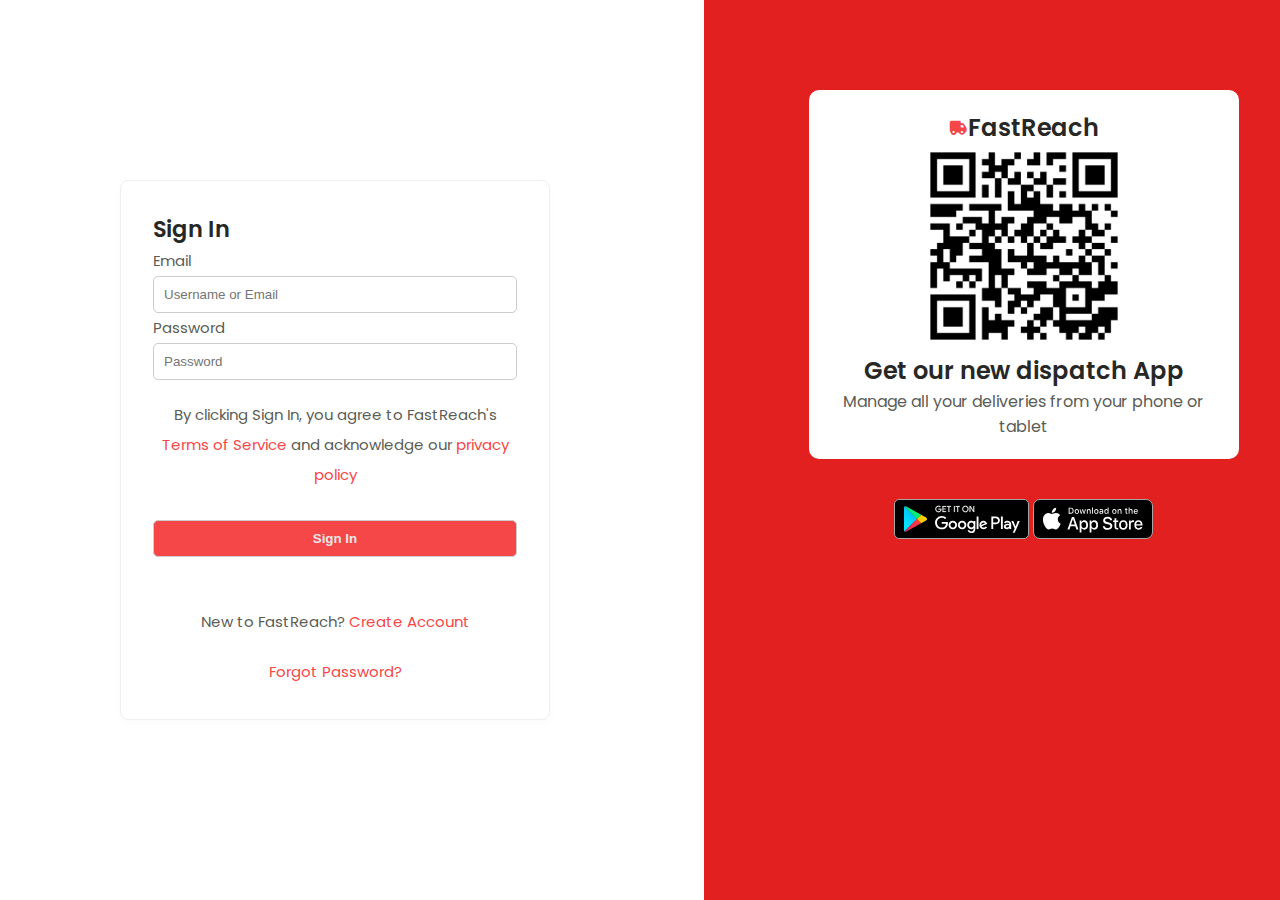
<file: delivery.app/login.html>
<!DOCTYPE html>
<html lang="en">

<head>
  <meta charset="UTF-8">
  <meta name="viewport" content="width=device-width, initial-scale=1.0">
  <!--=============== BOX-ICONS ===============-->
  <link rel="stylesheet" href="https://cdn.jsdelivr.net/npm/boxicons@latest/css/boxicons.min.css">

  <!--=============== WEB FAVICON ===============-->
  <link rel="icon" href="delivery-logo.png" type="image/x-icon">

  <!--=============== CUSTOM CSS ===============-->
  <link rel="stylesheet" href="assets/css/styles.css">

  <title>Sign In</title>
</head>

<body>
  <section class="login-page">
    <div class="login-wrapper">
      <form>
        <div class="login-form">
          <h2>Sign In</h2>
          <label for="Email or username">Email</label>
          <br>
          <input type="text" placeholder="Username or Email" required>
          <br>
          <label for="password">Password</label>
          <br>
          <input type="password" name="password" placeholder="Password" required>
          <br>
          <p>By clicking Sign In, you agree to FastReach's <a href="#">Terms of Service</a>
            and acknowledge our <a href="#">privacy policy</a></p>
          <br>
          <button>Sign In</button>
          <br><br>
          <div class="help">
            <p class="fastreach">New to FastReach? <a href="#" class="create-account"
                onclick="createNewAccount()">Create
                Account</a></p>
            <p> <a href="#" class="forgot-password">Forgot Password?</a></p>
          </div>
        </div>
        <div class="create-account-form">
          <h2>Create Account</h2>
          <form>
            <label for="Email or username">Email</label>
            <br>
            <input type="text" placeholder="Username or Email" required>
            <br>
            <label for="phone">Phone</label>
            <br>
            <input type="tel" placeholder="Phone number" required>
            <br>
            <label for="password">Password</label>
            <br>
            <input type="password" name="password" placeholder="Password" required>
            <br><br>
            <button>Continue</button>
            <br><br>
            <p>Have an account? <a href="#" class="sign-in" onclick="loginPage()">Sign In</a></p>
        </div>
      </form>
    </div>

    <div class="help-page">
      <div class="qr-page">
        <h2><i class='bx bxs-truck'></i>FastReach</h2>
        <img src="/delivery.app/qr-scan.png" alt="qr-scan" class="qr-scan">
        <h2>Get our new dispatch App</h2>
        <p>Manage all your deliveries from your phone or tablet</p>
      </div>
      <div class="app-img">
        <a href="#"><img src="/delivery.app/playstore_.svg" alt=""></a>
        <a href="#"><img src="/delivery.app/appstore.svg" alt=""></a>
      </div>
    </div>

    <div class="getApp-page">
      <div class="logo">
        <h2><i class='bx bxs-truck'></i>Get the FastReach app</h2>
      </div>
      <p>Get smart automation, real-time location tracking, and sms notification on the go with <span>FastReach</span>
      </p>
      <div class="getApp-buttons"><button>Not now</button>
        <button>Get App</button>
      </div>
    </div>
  </section>








  <!--=============== SCROLL UP ===============-->
  <a href="#" class="scrollup" id="scroll-up">
    <i class='bx bx-up-arrow-alt scrollup__icon'></i>
  </a>

  <!--=============== MAIN JS ===============-->
  <script src="assets/js/main.js"></script>
</body>

</html>
</file>
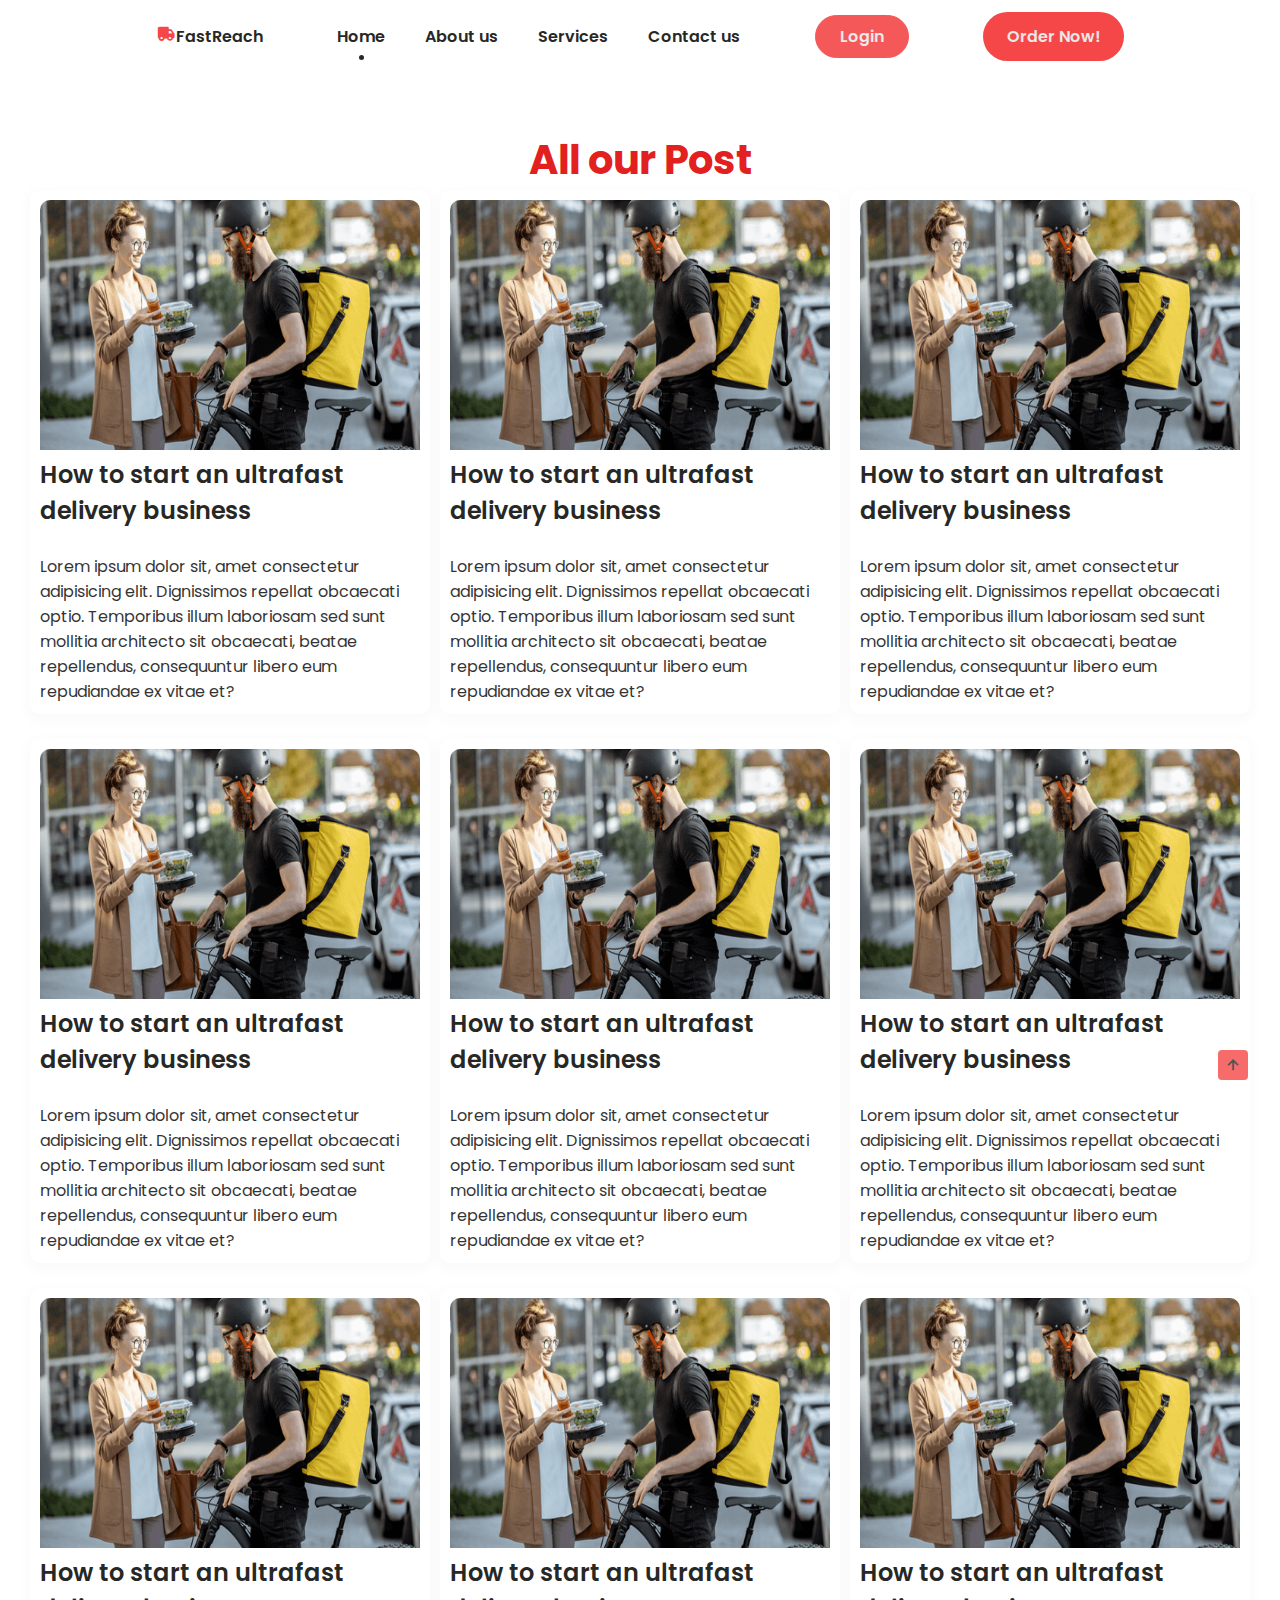
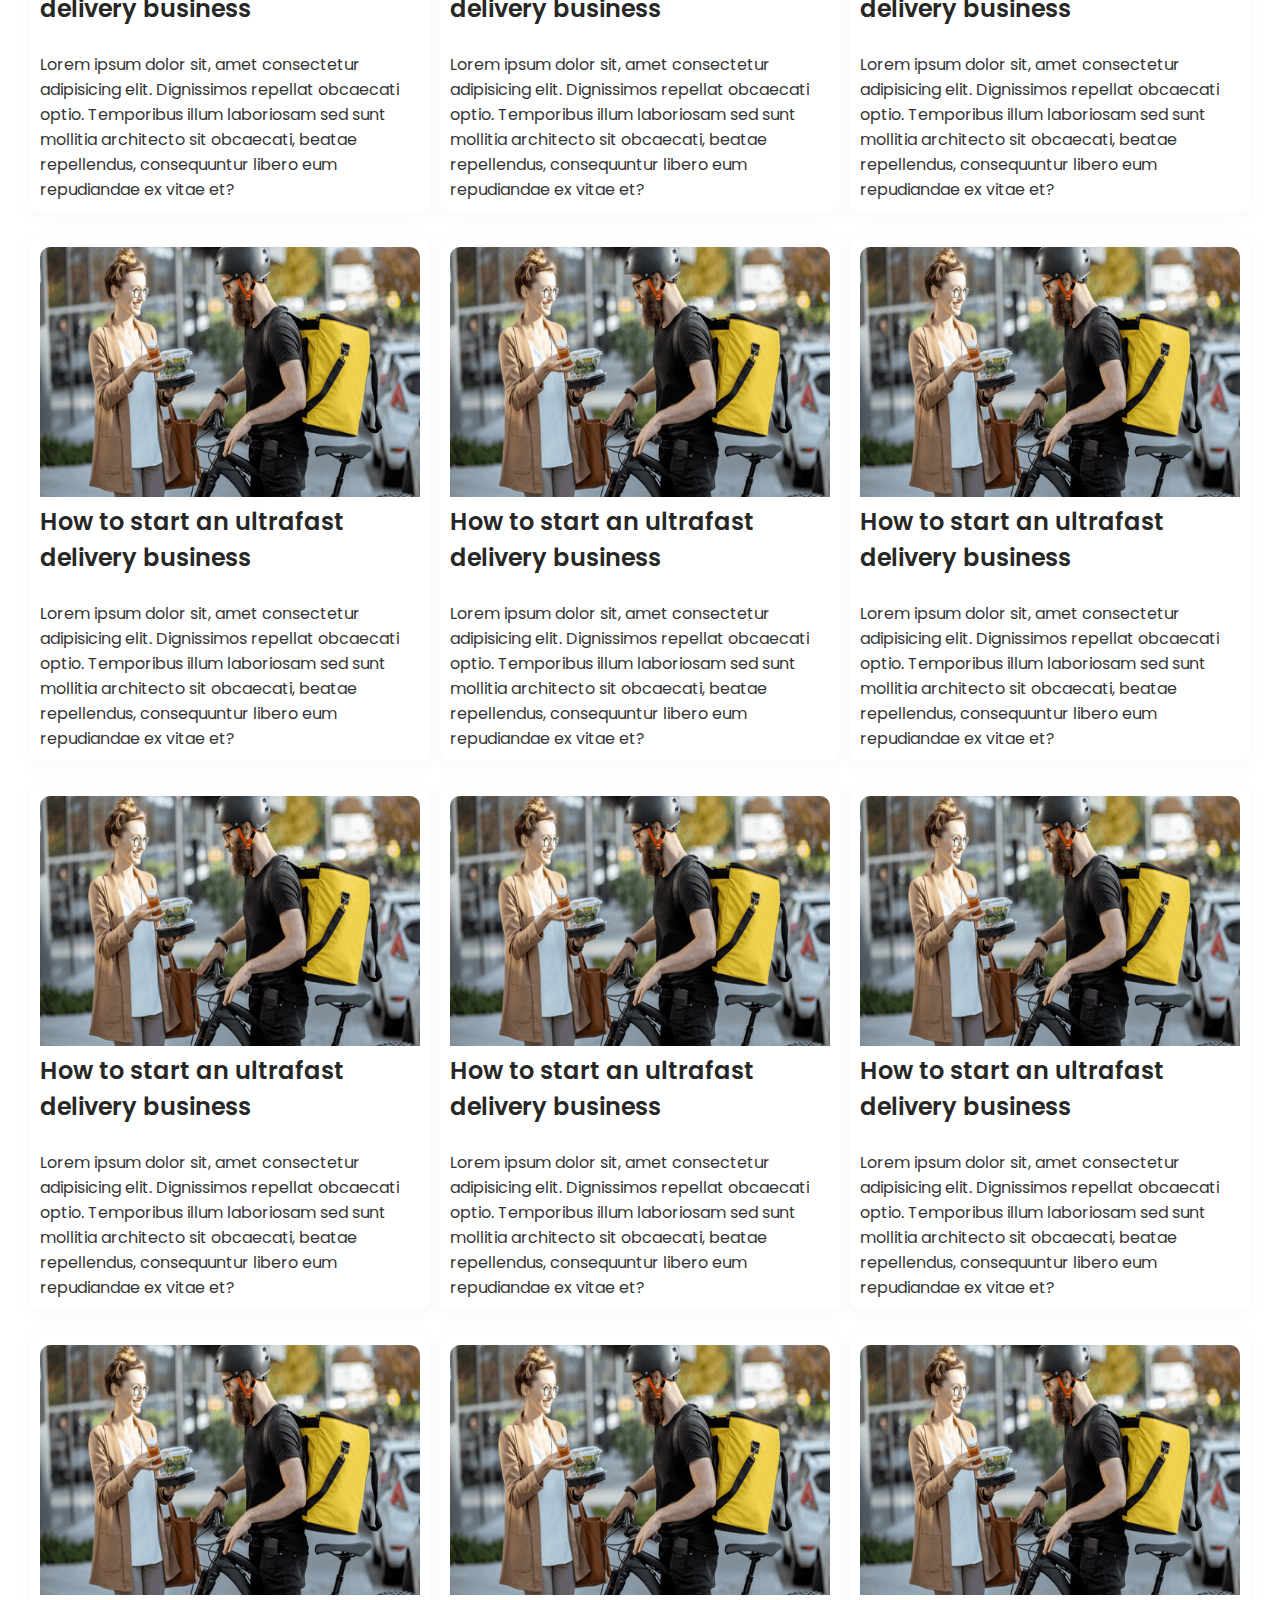
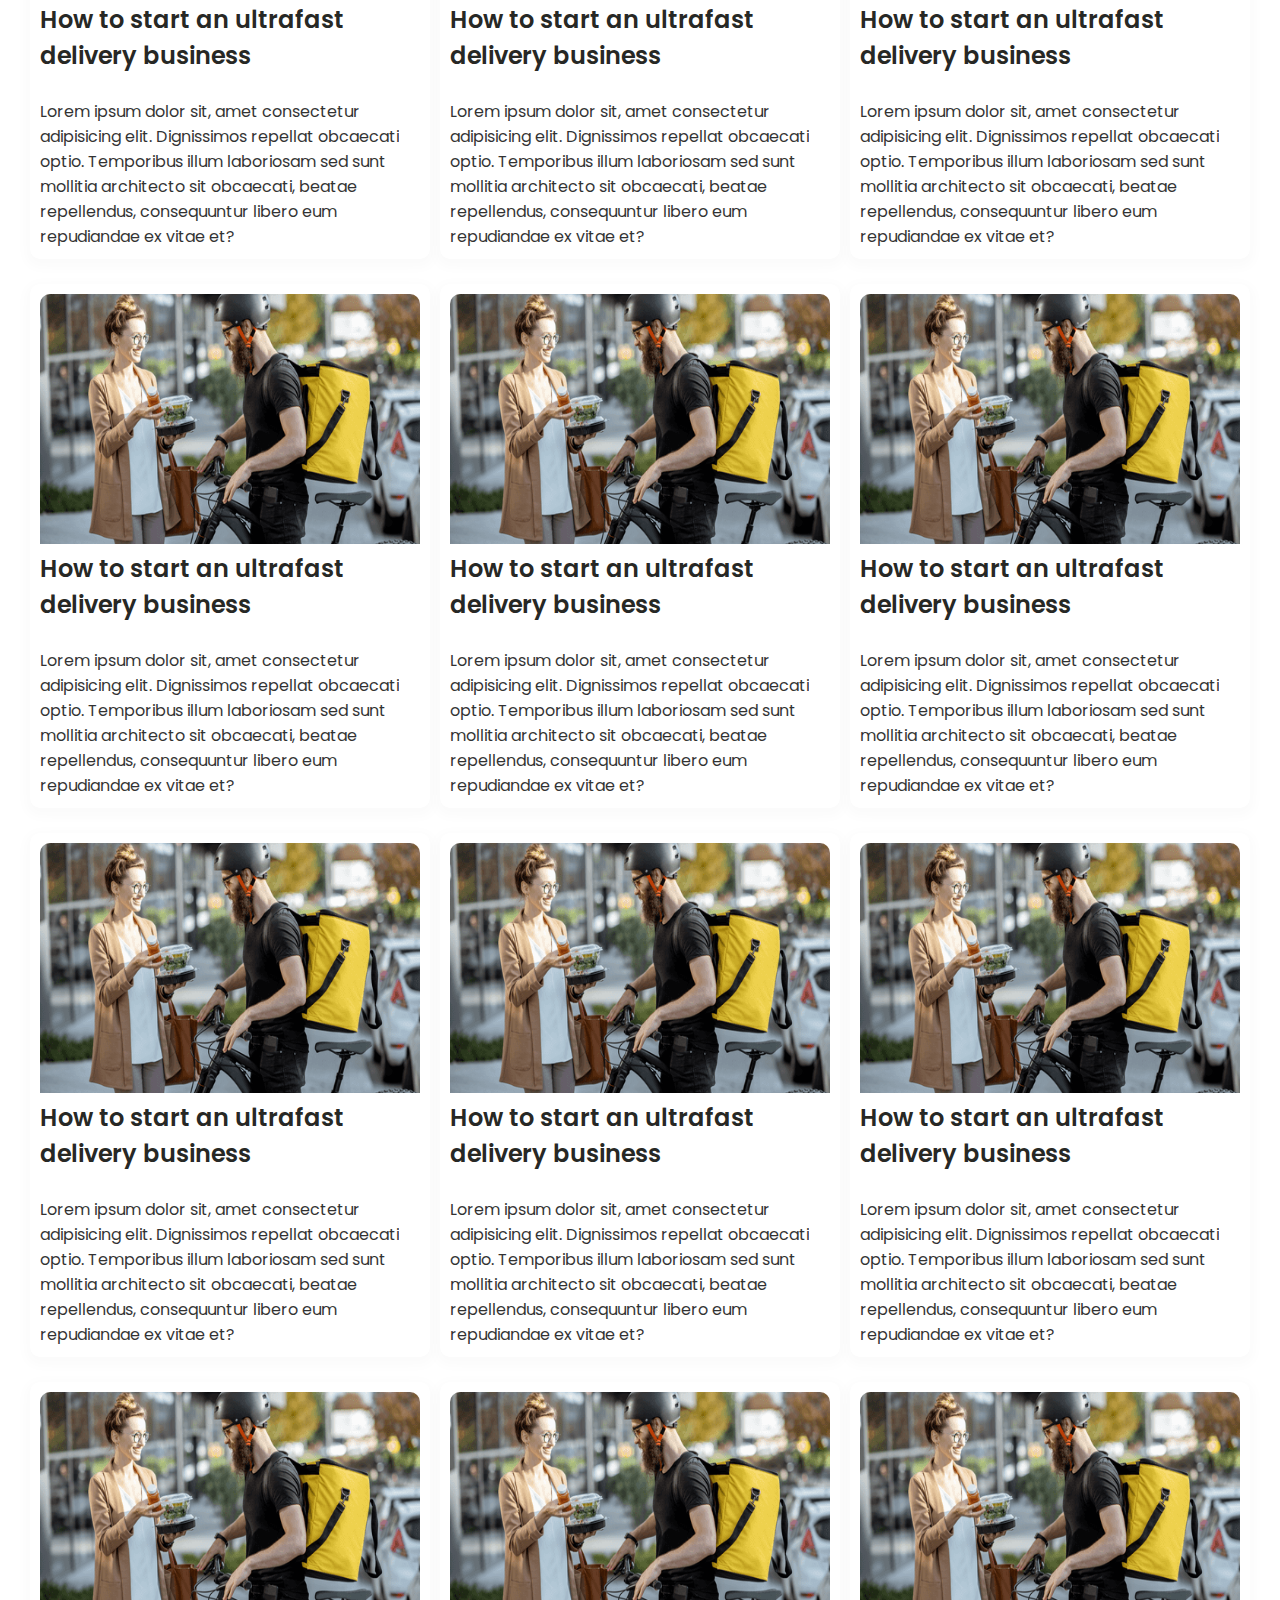
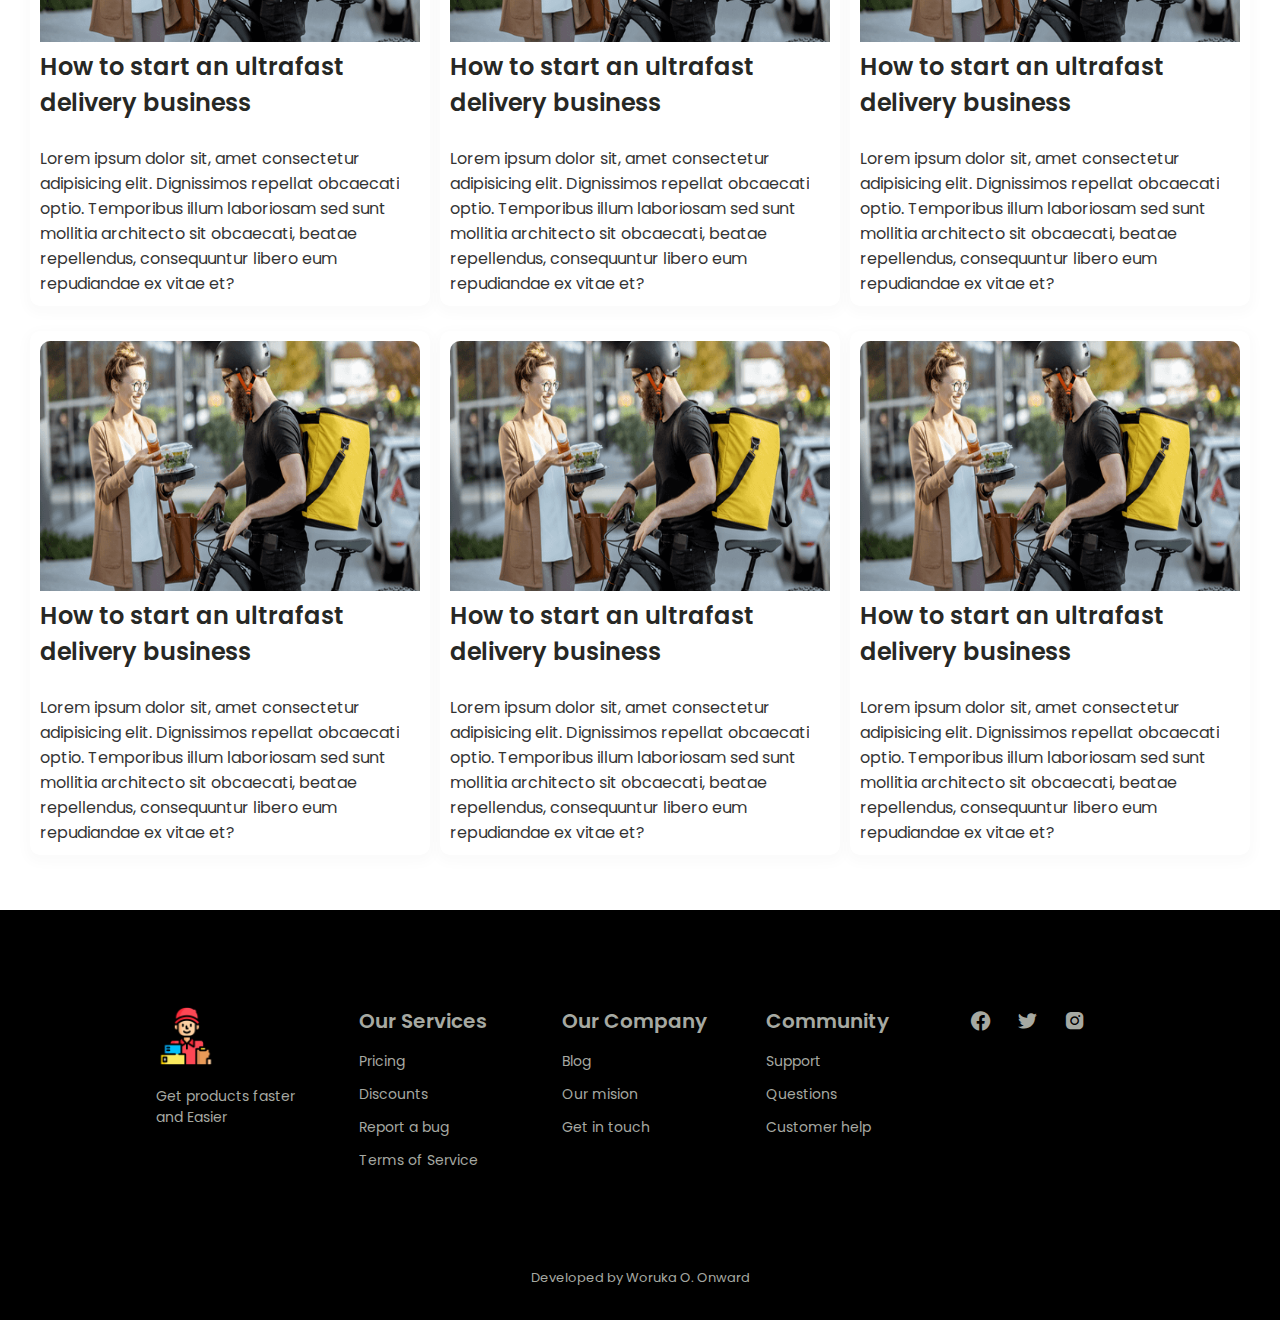
<file: delivery.app/otherpages.html>
<!DOCTYPE html>
<html lang="en">

<head>
    <meta charset="UTF-8">
    <meta name="viewport" content="width=device-width, initial-scale=1.0">

    <!--=============== BOX-ICONS ===============-->
    <link rel="stylesheet" href="https://cdn.jsdelivr.net/npm/boxicons@latest/css/boxicons.min.css">

    <!--=============== WEB FAVICON ===============-->
    <link rel="icon" href="delivery-logo.png" type="image/x-icon">

    <!--=============== CUSTOM CSS ===============-->
    <link rel="stylesheet" href="assets/css/styles.css">

    <title>Blog</title>
</head>

<body>
    <!--=============== HEADER ===============-->
    <header class="header" id="header">
        <nav class="nav container">
            <a href="#" class="nav__logo"><i class='bx bxs-truck'></i>FastReach</a>

            <div class="nav__menu" id="nav-menu">
                <ul class="nav__list">
                    <li class="nav__item">
                        <a href="#home" class="nav__link active-link">Home</a>
                    </li>
                    <li class="nav__item">
                        <a href="#about" class="nav__link">About us</a>
                    </li>
                    <li class="nav__item">
                        <a href="#services" class="nav__link">Services</a>
                    </li>

                    <li class="nav__item">
                        <a href="#contact" class="nav__link">Contact us</a>
                    </li>

                    <li class="nav__item desktop">
                        <a href="login.html" target="_blank" class="nav__link">Login</a>
                    </li>
                </ul>
            </div>

            <div class="nav__toggle" id="nav-toggle">
                <i class='bx bx-grid-alt'></i>
            </div>

            <a href="login.html" target="_blank" class="button1 button__header">Login</a>
            <a href="#" class="button button__header">Order Now!</a>
        </nav>
    </header>
    <br> <br> <br> <br>
    <!--=============== BLOG PAGE ===============-->
    <main class="main main2">
        <h1>All our Post</h1>
        <div class="cards">
            <a href="#">
                <div class="cards-content">
                    <img src="/delivery.app/blog-img.png" alt="">
                    <br>
                    <h2>How to start an ultrafast delivery business</h2>
                    <br>
                    <p>Lorem ipsum dolor sit, amet consectetur adipisicing elit. Dignissimos repellat obcaecati optio.
                        Temporibus illum laboriosam sed sunt mollitia architecto sit obcaecati, beatae repellendus,
                        consequuntur libero eum repudiandae ex vitae et?</p>
                </div>
            </a>
            <a href="#">
                <div class="cards-content">
                    <img src="/delivery.app/blog-img.png" alt="">
                    <br>
                    <h2>How to start an ultrafast delivery business</h2>
                    <br>
                    <p>Lorem ipsum dolor sit, amet consectetur adipisicing elit. Dignissimos repellat obcaecati optio.
                        Temporibus illum laboriosam sed sunt mollitia architecto sit obcaecati, beatae repellendus,
                        consequuntur libero eum repudiandae ex vitae et?</p>
                </div>
            </a>
            <a href="#">
                <div class="cards-content">
                    <img src="/delivery.app/blog-img.png" alt="">
                    <br>
                    <h2>How to start an ultrafast delivery business</h2>
                    <br>
                    <p>Lorem ipsum dolor sit, amet consectetur adipisicing elit. Dignissimos repellat obcaecati optio.
                        Temporibus illum laboriosam sed sunt mollitia architecto sit obcaecati, beatae repellendus,
                        consequuntur libero eum repudiandae ex vitae et?</p>
                </div>
            </a>
        </div>
        <br>
        <div class="cards">
            <a href="#">
                <div class="cards-content">
                    <img src="/delivery.app/blog-img.png" alt="">
                    <br>
                    <h2>How to start an ultrafast delivery business</h2>
                    <br>
                    <p>Lorem ipsum dolor sit, amet consectetur adipisicing elit. Dignissimos repellat obcaecati optio.
                        Temporibus illum laboriosam sed sunt mollitia architecto sit obcaecati, beatae repellendus,
                        consequuntur libero eum repudiandae ex vitae et?</p>
                </div>
            </a>
            <a href="#">
                <div class="cards-content">
                    <img src="/delivery.app/blog-img.png" alt="">
                    <br>
                    <h2>How to start an ultrafast delivery business</h2>
                    <br>
                    <p>Lorem ipsum dolor sit, amet consectetur adipisicing elit. Dignissimos repellat obcaecati optio.
                        Temporibus illum laboriosam sed sunt mollitia architecto sit obcaecati, beatae repellendus,
                        consequuntur libero eum repudiandae ex vitae et?</p>
                </div>
            </a>
            <a href="#">
                <div class="cards-content">
                    <img src="/delivery.app/blog-img.png" alt="">
                    <br>
                    <h2>How to start an ultrafast delivery business</h2>
                    <br>
                    <p>Lorem ipsum dolor sit, amet consectetur adipisicing elit. Dignissimos repellat obcaecati optio.
                        Temporibus illum laboriosam sed sunt mollitia architecto sit obcaecati, beatae repellendus,
                        consequuntur libero eum repudiandae ex vitae et?</p>
                </div>
            </a>
        </div>
        <br>
        <div class="cards">
            <a href="#">
                <div class="cards-content">
                    <img src="/delivery.app/blog-img.png" alt="">
                    <br>
                    <h2>How to start an ultrafast delivery business</h2>
                    <br>
                    <p>Lorem ipsum dolor sit, amet consectetur adipisicing elit. Dignissimos repellat obcaecati optio.
                        Temporibus illum laboriosam sed sunt mollitia architecto sit obcaecati, beatae repellendus,
                        consequuntur libero eum repudiandae ex vitae et?</p>
                </div>
            </a>
            <a href="#">
                <div class="cards-content">
                    <img src="/delivery.app/blog-img.png" alt="">
                    <br>
                    <h2>How to start an ultrafast delivery business</h2>
                    <br>
                    <p>Lorem ipsum dolor sit, amet consectetur adipisicing elit. Dignissimos repellat obcaecati optio.
                        Temporibus illum laboriosam sed sunt mollitia architecto sit obcaecati, beatae repellendus,
                        consequuntur libero eum repudiandae ex vitae et?</p>
                </div>
            </a>
            <a href="#">
                <div class="cards-content">
                    <img src="/delivery.app/blog-img.png" alt="">
                    <br>
                    <h2>How to start an ultrafast delivery business</h2>
                    <br>
                    <p>Lorem ipsum dolor sit, amet consectetur adipisicing elit. Dignissimos repellat obcaecati optio.
                        Temporibus illum laboriosam sed sunt mollitia architecto sit obcaecati, beatae repellendus,
                        consequuntur libero eum repudiandae ex vitae et?</p>
                </div>
            </a>
        </div>
        <br>
        <div class="cards">
            <a href="#">
                <div class="cards-content">
                    <img src="/delivery.app/blog-img.png" alt="">
                    <br>
                    <h2>How to start an ultrafast delivery business</h2>
                    <br>
                    <p>Lorem ipsum dolor sit, amet consectetur adipisicing elit. Dignissimos repellat obcaecati optio.
                        Temporibus illum laboriosam sed sunt mollitia architecto sit obcaecati, beatae repellendus,
                        consequuntur libero eum repudiandae ex vitae et?</p>
                </div>
            </a>
            <a href="#">
                <div class="cards-content">
                    <img src="/delivery.app/blog-img.png" alt="">
                    <br>
                    <h2>How to start an ultrafast delivery business</h2>
                    <br>
                    <p>Lorem ipsum dolor sit, amet consectetur adipisicing elit. Dignissimos repellat obcaecati optio.
                        Temporibus illum laboriosam sed sunt mollitia architecto sit obcaecati, beatae repellendus,
                        consequuntur libero eum repudiandae ex vitae et?</p>
                </div>
            </a>
            <a href="#">
                <div class="cards-content">
                    <img src="/delivery.app/blog-img.png" alt="">
                    <br>
                    <h2>How to start an ultrafast delivery business</h2>
                    <br>
                    <p>Lorem ipsum dolor sit, amet consectetur adipisicing elit. Dignissimos repellat obcaecati optio.
                        Temporibus illum laboriosam sed sunt mollitia architecto sit obcaecati, beatae repellendus,
                        consequuntur libero eum repudiandae ex vitae et?</p>
                </div>
            </a>
        </div>
        <br>
        <div class="cards">
            <a href="#">
                <div class="cards-content">
                    <img src="/delivery.app/blog-img.png" alt="">
                    <br>
                    <h2>How to start an ultrafast delivery business</h2>
                    <br>
                    <p>Lorem ipsum dolor sit, amet consectetur adipisicing elit. Dignissimos repellat obcaecati optio.
                        Temporibus illum laboriosam sed sunt mollitia architecto sit obcaecati, beatae repellendus,
                        consequuntur libero eum repudiandae ex vitae et?</p>
                </div>
            </a>
            <a href="#">
                <div class="cards-content">
                    <img src="/delivery.app/blog-img.png" alt="">
                    <br>
                    <h2>How to start an ultrafast delivery business</h2>
                    <br>
                    <p>Lorem ipsum dolor sit, amet consectetur adipisicing elit. Dignissimos repellat obcaecati optio.
                        Temporibus illum laboriosam sed sunt mollitia architecto sit obcaecati, beatae repellendus,
                        consequuntur libero eum repudiandae ex vitae et?</p>
                </div>
            </a>
            <a href="#">
                <div class="cards-content">
                    <img src="/delivery.app/blog-img.png" alt="">
                    <br>
                    <h2>How to start an ultrafast delivery business</h2>
                    <br>
                    <p>Lorem ipsum dolor sit, amet consectetur adipisicing elit. Dignissimos repellat obcaecati optio.
                        Temporibus illum laboriosam sed sunt mollitia architecto sit obcaecati, beatae repellendus,
                        consequuntur libero eum repudiandae ex vitae et?</p>
                </div>
            </a>
        </div>
        <br>
        <div class="cards">
            <a href="#">
                <div class="cards-content">
                    <img src="/delivery.app/blog-img.png" alt="">
                    <br>
                    <h2>How to start an ultrafast delivery business</h2>
                    <br>
                    <p>Lorem ipsum dolor sit, amet consectetur adipisicing elit. Dignissimos repellat obcaecati optio.
                        Temporibus illum laboriosam sed sunt mollitia architecto sit obcaecati, beatae repellendus,
                        consequuntur libero eum repudiandae ex vitae et?</p>
                </div>
            </a>
            <a href="#">
                <div class="cards-content">
                    <img src="/delivery.app/blog-img.png" alt="">
                    <br>
                    <h2>How to start an ultrafast delivery business</h2>
                    <br>
                    <p>Lorem ipsum dolor sit, amet consectetur adipisicing elit. Dignissimos repellat obcaecati optio.
                        Temporibus illum laboriosam sed sunt mollitia architecto sit obcaecati, beatae repellendus,
                        consequuntur libero eum repudiandae ex vitae et?</p>
                </div>
            </a>
            <a href="#">
                <div class="cards-content">
                    <img src="/delivery.app/blog-img.png" alt="">
                    <br>
                    <h2>How to start an ultrafast delivery business</h2>
                    <br>
                    <p>Lorem ipsum dolor sit, amet consectetur adipisicing elit. Dignissimos repellat obcaecati optio.
                        Temporibus illum laboriosam sed sunt mollitia architecto sit obcaecati, beatae repellendus,
                        consequuntur libero eum repudiandae ex vitae et?</p>
                </div>
            </a>
        </div>
        <br>
        <div class="cards">
            <a href="#">
                <div class="cards-content">
                    <img src="/delivery.app/blog-img.png" alt="">
                    <br>
                    <h2>How to start an ultrafast delivery business</h2>
                    <br>
                    <p>Lorem ipsum dolor sit, amet consectetur adipisicing elit. Dignissimos repellat obcaecati optio.
                        Temporibus illum laboriosam sed sunt mollitia architecto sit obcaecati, beatae repellendus,
                        consequuntur libero eum repudiandae ex vitae et?</p>
                </div>
            </a>
            <a href="#">
                <div class="cards-content">
                    <img src="/delivery.app/blog-img.png" alt="">
                    <br>
                    <h2>How to start an ultrafast delivery business</h2>
                    <br>
                    <p>Lorem ipsum dolor sit, amet consectetur adipisicing elit. Dignissimos repellat obcaecati optio.
                        Temporibus illum laboriosam sed sunt mollitia architecto sit obcaecati, beatae repellendus,
                        consequuntur libero eum repudiandae ex vitae et?</p>
                </div>
            </a>
            <a href="#">
                <div class="cards-content">
                    <img src="/delivery.app/blog-img.png" alt="">
                    <br>
                    <h2>How to start an ultrafast delivery business</h2>
                    <br>
                    <p>Lorem ipsum dolor sit, amet consectetur adipisicing elit. Dignissimos repellat obcaecati optio.
                        Temporibus illum laboriosam sed sunt mollitia architecto sit obcaecati, beatae repellendus,
                        consequuntur libero eum repudiandae ex vitae et?</p>
                </div>
            </a>
        </div>
        <br>
        <div class="cards">
            <a href="#">
                <div class="cards-content">
                    <img src="/delivery.app/blog-img.png" alt="">
                    <br>
                    <h2>How to start an ultrafast delivery business</h2>
                    <br>
                    <p>Lorem ipsum dolor sit, amet consectetur adipisicing elit. Dignissimos repellat obcaecati optio.
                        Temporibus illum laboriosam sed sunt mollitia architecto sit obcaecati, beatae repellendus,
                        consequuntur libero eum repudiandae ex vitae et?</p>
                </div>
            </a>
            <a href="#">
                <div class="cards-content">
                    <img src="/delivery.app/blog-img.png" alt="">
                    <br>
                    <h2>How to start an ultrafast delivery business</h2>
                    <br>
                    <p>Lorem ipsum dolor sit, amet consectetur adipisicing elit. Dignissimos repellat obcaecati optio.
                        Temporibus illum laboriosam sed sunt mollitia architecto sit obcaecati, beatae repellendus,
                        consequuntur libero eum repudiandae ex vitae et?</p>
                </div>
            </a>
            <a href="#">
                <div class="cards-content">
                    <img src="/delivery.app/blog-img.png" alt="">
                    <br>
                    <h2>How to start an ultrafast delivery business</h2>
                    <br>
                    <p>Lorem ipsum dolor sit, amet consectetur adipisicing elit. Dignissimos repellat obcaecati optio.
                        Temporibus illum laboriosam sed sunt mollitia architecto sit obcaecati, beatae repellendus,
                        consequuntur libero eum repudiandae ex vitae et?</p>
                </div>
            </a>
        </div>
        <br>
        <div class="cards">
            <a href="#">
                <div class="cards-content">
                    <img src="/delivery.app/blog-img.png" alt="">
                    <br>
                    <h2>How to start an ultrafast delivery business</h2>
                    <br>
                    <p>Lorem ipsum dolor sit, amet consectetur adipisicing elit. Dignissimos repellat obcaecati optio.
                        Temporibus illum laboriosam sed sunt mollitia architecto sit obcaecati, beatae repellendus,
                        consequuntur libero eum repudiandae ex vitae et?</p>
                </div>
            </a>
            <a href="#">
                <div class="cards-content">
                    <img src="/delivery.app/blog-img.png" alt="">
                    <br>
                    <h2>How to start an ultrafast delivery business</h2>
                    <br>
                    <p>Lorem ipsum dolor sit, amet consectetur adipisicing elit. Dignissimos repellat obcaecati optio.
                        Temporibus illum laboriosam sed sunt mollitia architecto sit obcaecati, beatae repellendus,
                        consequuntur libero eum repudiandae ex vitae et?</p>
                </div>
            </a>
            <a href="#">
                <div class="cards-content">
                    <img src="/delivery.app/blog-img.png" alt="">
                    <br>
                    <h2>How to start an ultrafast delivery business</h2>
                    <br>
                    <p>Lorem ipsum dolor sit, amet consectetur adipisicing elit. Dignissimos repellat obcaecati optio.
                        Temporibus illum laboriosam sed sunt mollitia architecto sit obcaecati, beatae repellendus,
                        consequuntur libero eum repudiandae ex vitae et?</p>
                </div>
            </a>
        </div>
        <br>
        <div class="cards">
            <a href="#">
                <div class="cards-content">
                    <img src="/delivery.app/blog-img.png" alt="">
                    <br>
                    <h2>How to start an ultrafast delivery business</h2>
                    <br>
                    <p>Lorem ipsum dolor sit, amet consectetur adipisicing elit. Dignissimos repellat obcaecati optio.
                        Temporibus illum laboriosam sed sunt mollitia architecto sit obcaecati, beatae repellendus,
                        consequuntur libero eum repudiandae ex vitae et?</p>
                </div>
            </a>
            <a href="#">
                <div class="cards-content">
                    <img src="/delivery.app/blog-img.png" alt="">
                    <br>
                    <h2>How to start an ultrafast delivery business</h2>
                    <br>
                    <p>Lorem ipsum dolor sit, amet consectetur adipisicing elit. Dignissimos repellat obcaecati optio.
                        Temporibus illum laboriosam sed sunt mollitia architecto sit obcaecati, beatae repellendus,
                        consequuntur libero eum repudiandae ex vitae et?</p>
                </div>
            </a>
            <a href="#">
                <div class="cards-content">
                    <img src="/delivery.app/blog-img.png" alt="">
                    <br>
                    <h2>How to start an ultrafast delivery business</h2>
                    <br>
                    <p>Lorem ipsum dolor sit, amet consectetur adipisicing elit. Dignissimos repellat obcaecati optio.
                        Temporibus illum laboriosam sed sunt mollitia architecto sit obcaecati, beatae repellendus,
                        consequuntur libero eum repudiandae ex vitae et?</p>
                </div>
            </a>
        </div>
    </main>
    <br>
    <!--=============== BLOG PAGE ===============-->

    <!--=============== FOOTER ===============-->
    <footer class="footer section">
        <div class="footer__container container grid">
            <div class="footer__content">
                <a href="#" class="footer__logo"><img src="delivery-logo.png" alt=""></a>
                <p class="footer__description">Get products faster and Easier</p>
            </div>

            <div class="footer__content">
                <h3 class="footer__title">Our Services</h3>
                <ul class="footer__links">
                    <li><a href="#" class="footer__link">Pricing </a></li>
                    <li><a href="#" class="footer__link">Discounts</a></li>
                    <li><a href="#" class="footer__link">Report a bug</a></li>
                    <li><a href="#" class="footer__link">Terms of Service</a></li>
                </ul>
            </div>

            <div class="footer__content">
                <h3 class="footer__title">Our Company</h3>
                <ul class="footer__links">
                    <li><a href="otherpages.html" target="_blank" class="footer__link">Blog</a></li>
                    <li><a href="#" class="footer__link">Our mision</a></li>
                    <li><a href="#" class="footer__link">Get in touch</a></li>
                </ul>
            </div>

            <div class="footer__content">
                <h3 class="footer__title">Community</h3>
                <ul class="footer__links">
                    <li><a href="#" class="footer__link">Support</a></li>
                    <li><a href="#" class="footer__link">Questions</a></li>
                    <li><a href="#" class="footer__link">Customer help</a></li>
                </ul>
            </div>

            <div class="footer__social">
                <a href="#" class="footer__social-link"><i class='bx bxl-facebook-circle '></i></a>
                <a href="#" class="footer__social-link"><i class='bx bxl-twitter'></i></a>
                <a href="#" class="footer__social-link"><i class='bx bxl-instagram-alt'></i></a>
            </div>
        </div>
        <p class="footer__copy">Developed by Woruka O. Onward</p>
    </footer>

    <!--=============== SCROLL UP ===============-->
    <a href="#" class="scrollup" id="scroll-up">
        <i class='bx bx-up-arrow-alt scrollup__icon'></i>
    </a>

    <!--=============== MAIN JS ===============-->
    <script src="assets/js/main.js"></script>
</body>

</html>
</file>
<file: delivery.app/assets/css/styles.css>
/*=============== GOOGLE FONTS ===============*/
@import url("https://fonts.googleapis.com/css2?family=Poppins:wght@400;600;700&display=swap");

/*=============== VARIABLES CSS ===============*/
:root {
  --header-height: 3rem;
  /*========== Colors ==========*/
  --hue: 85;
  --sat: 98%;
  --first-color: rgb(245, 71, 71);
  --first-color-light: hsl(var(--hue), var(--sat), 85%);
  --first-color-lighten: black;
  --first-color-alt: rgb(227, 32, 32);
  --title-color: hsl(var(--hue), 4%, 15%);
  --text-color: hsl(var(--hue), 4%, 35%);
  --text-color-light: hsl(var(--hue), 4%, 65%);
  --body-color: hsl(var(--hue), 0%, 100%);
  --container-color: #FFF;
  --scroll-bar-color: hsl(var(--hue), 4%, 85%);
  --scroll-thumb-color: hsl(var(--hue), 4%, 75%);
  /*========== Font and typography ==========*/
  --body-font: 'Poppins', sans-serif;
  --biggest-font-size: 2rem;
  --h2-font-size: 1.25rem;
  --h3-font-size: 1.125rem;
  --normal-font-size: .938rem;
  --small-font-size: .813rem;
  --smaller-font-size: .75rem;
  /*========== Font weight ==========*/
  --font-semi-bold: 600;
  --font-bold: 700;
  /*========== Margenes ==========*/
  --mb-0-5: .5rem;
  --mb-0-75: .75rem;
  --mb-1: 1rem;
  --mb-1-5: 1.5rem;
  --mb-2: 2rem;
  /*========== z index ==========*/
  --z-tooltip: 10;
  --z-fixed: 100;
}

@media screen and (min-width: 968px) {
  :root {
    --biggest-font-size: 3rem;
    --h2-font-size: 1.75rem;
    --h3-font-size: 1.25rem;
    --normal-font-size: 1rem;
    --small-font-size: .875rem;
    --smaller-font-size: .813rem;
  }
}

/*=============== BASE ===============*/
*,
::before,
::after {
  box-sizing: border-box;
  padding: 0;
  margin: 0;
}

html {
  scroll-behavior: smooth;
}

body {
  margin: var(--header-height) 0 0 0;
  font-family: var(--body-font);
  font-size: var(--normal-font-size);
  background-color: var(--body-color);
  color: var(--text-color);
  transition: .5s;
}

h1,
h2,
h3 {
  font-weight: var(--font-semi-bold);
  color: var(--title-color);
  line-height: 1.5;
}

ul {
  list-style: none;
}

a {
  text-decoration: none;
}

img {
  max-width: 100%;
  height: auto;
}

.bxs-truck {
  color: var(--first-color);
  font-size: 20px;
}

/*=============== THEME ===============*/
/*========== Variables Dark theme ==========*/
body.dark-theme {
  --first-color-light: hsl(var(--hue), var(--sat), 75%);
  --title-color: hsl(var(--hue), 4%, 95%);
  --text-color: hsl(var(--hue), 4%, 80%);
  --body-color: hsl(var(--hue), 8%, 13%);
  --container-color: hsl(var(--hue), 8%, 16%);
  --scroll-bar-color: hsl(var(--hue), 4%, 32%);
  --scroll-thumb-color: hsl(var(--hue), 4%, 24%);
}

/*========== Button Dark/Light ==========*/
.change-theme {
  position: absolute;
  right: 1.5rem;
  top: 2.2rem;
  color: var(--title-color);
  font-size: 1.8rem;
  cursor: pointer;
}

.dark-theme .footer {
  background-color: var(--container-color);
}
.dark-theme .login-page p{
  color: var(--first-color-lighten);
  opacity: .8;
}
.dark-theme .main2 h2{
  color: var(--first-color-lighten);
  opacity: .8;
}
.dark-theme .main2 h1{
  color: white;
}
.dark-theme .main2 .cards-content{
  background-color: #e9e8e8;
}
.dark-theme .login-page label{
  color: var(--first-color-lighten);
  opacity: .8;
}
.dark-theme .login-page h2{
  color: var(--first-color-lighten);
  opacity: .8;
}

/*=============== REUSABLE CSS CLASSES ===============*/
.section {
  padding: 4.5rem 0 1rem;
}

.section__title,
.section__title-center {
  font-size: var(--h2-font-size);
  color: var(--title-color);
  text-align: center;
  margin-bottom: var(--mb-1);
}

.svg__color {
  fill: var(--first-color);
}

.svg__blob {
  fill: var(--first-color-light);
}

.svg__img {
  width: 300px;
  justify-self: center;
}

/*=============== LAYOUT ===============*/
.container {
  max-width: 968px;
  margin-left: var(--mb-1-5);
  margin-right: var(--mb-1-5);
}

.grid {
  display: grid;
  gap: 1.5rem;
}

/*=============== HEADER ===============*/
.header {
  width: 100%;
  background-color: var(--body-color);
  position: fixed;
  top: 0;
  left: 0;
  z-index: var(--z-fixed);
  transition: .5s;
}

/*=============== NAV ===============*/
.nav {
  height: var(--header-height);
  display: flex;
  justify-content: space-between;
  align-items: center;
}


@media screen and (max-width: 767px) {
  .nav__menu {
    position: fixed;
    background-color: var(--container-color);
    box-shadow: 0 0 4px rgba(0, 0, 0, 0.1);
    padding: 2.5rem 0;
    width: 90%;
    top: -100%;
    left: 0;
    right: 0;
    margin: 0 auto;
    transition: .4s;
    border-radius: 2rem;
    z-index: var(--z-fixed);
  }
}

.nav__list {
  display: flex;
  flex-direction: column;
  align-items: center;
  row-gap: 1.5rem;
}

.nav__link,
.nav__logo,
.nav__toggle {
  color: var(--title-color);
  font-weight: var(--font-semi-bold);
}

.nav__toggle {
  font-size: 1.3rem;
  cursor: pointer;
}


/* Show menu */
.show-menu {
  top: calc(var(--header-height) + 1rem);
}

/* Active link */
.active-link {
  position: relative;
}

.active-link::before {
  content: '';
  position: absolute;
  bottom: -.75rem;
  left: 45%;
  width: 5px;
  height: 5px;
  background-color: var(--title-color);
  border-radius: 50%;
}

/* Change background header */
.scroll-header {
  box-shadow: 0 1px 4px rgba(0, 0, 0, 0.1);
}

/*=============== HOME ===============*/
.home__container {
  row-gap: 3rem;
}

.home__title {
  font-size: var(--biggest-font-size);
  font-weight: var(--font-bold);
  margin-bottom: var(--mb-0-75);
}

.home__description {
  margin-bottom: var(--mb-2);
}

/*=============== BUTTONS ===============*/
.button {
  display: inline-block;
  background-color: var(--first-color);
  color: #e9e8e8;
  padding: .75rem 1.5rem;
  border-radius: 3rem;
  font-weight: var(--font-semi-bold);
  transition: .3s;
}

.button1 {
  font-weight: var(--font-semi-bold);
  text-decoration: none;
  background-color: var(--first-color);
  color: #e9e8e8;
  transition: .3s ease;
  opacity: .9;
  border: 1px solid var(--first-color);
  padding: .5rem 1.5rem;
  border-radius: 3rem;
}

.button:hover {
  background-color: var(--first-color-alt);
}

.button1:hover {
  background-color: var(--first-color-alt);
  color: #e9e8e8;
}

.button__header {
  display: none;
}

.button-link {
  background: none;
  padding: 0;
  color: var(--title-color);
}

.button-link:hover {
  background-color: transparent;
}

.button-flex {
  display: inline-flex;
  align-items: center;
  column-gap: .25rem;
  padding: .75rem 1rem;
}

.button__icon {
  font-size: 1.5rem;
}

/*=============== ABOUT ===============*/
.about__container {
  gap: 2.5rem;
}

.about__data {
  text-align: center;
}

/*=============== SECURITY ===============*/
.security__container {
  gap: 2.5rem;
}

.security__data {
  text-align: center;
}

/*=============== SERVICES ===============*/
.services__container {
  padding-top: 1rem;
}

.services__data {
  display: grid;
  row-gap: 1rem;
  background-color: var(--container-color);
  box-shadow: 0px 2px 6px hsla(var(--hue), 100%, 15%, 0.15);
  padding: 2rem 1.5rem;
  border-radius: 1rem;
  text-align: center;
}

.services__img {
  width: 135px;
  justify-self: center;
  margin-bottom: var(--mb-0-5);
}

/*=============== APP ===============*/
.app__container {
  gap: 2.5rem;
}

.app__data {
  text-align: center;
}

.app__description {
  margin-bottom: var(--mb-1-5);
}

.app__buttons {
  display: grid;
  grid-template-columns: repeat(2, max-content);
  justify-content: center;
  gap: .5rem;
}

/*=============== CONTACT ===============*/
.contact__container {
  padding-bottom: 3rem;
}

.contact__description {
  text-align: center;
}

.contact__content {
  row-gap: .75rem;
}

.contact__address {
  font-size: var(--small-font-size);
  font-weight: var(--font-semi-bold);
  color: var(--title-color);
}

.contact__information {
  font-weight: initial;
  color: var(--text-color);
}

/*=============== FOOTER ===============*/
.footer {
  background-color: var(--first-color-lighten);
  padding-bottom: 2rem;
  color: var(--text-color-light);
}

.footer__container {
  row-gap: 2rem;
}

.footer__logo,
.footer__title {
  font-size: var(--h3-font-size);
  margin-bottom: var(--mb-0-75);
  color: var(--text-color-light);
}

.footer__logo {
  display: inline-block;
  font-weight: var(--font-semi-bold);
  color: var(--text-color-light);
}

.footer__description,
.footer__link {
  font-size: var(--small-font-size);
}

.footer__content a img {
  height: 60px;
  width: 60px;
}

.footer__links {
  display: grid;
  row-gap: .5rem;
}

.footer__link {
  color: var(--text-color-light);
  transition: .3s ease;
}

.footer__link:hover {
  color: var(--first-color-alt);
}

.footer__social {
  display: flex;
  column-gap: 1.5rem;
}

.footer__social-link {
  font-size: 1.25rem;
  color: var(--text-color-light);
  transition: .3s ease;
}

.footer__social-link:hover {
  color: var(--first-color-alt);
}

.footer__copy {
  margin-top: 6rem;
  text-align: center;
  font-size: var(--smaller-font-size);
  color: var(--text-color-light);
}

/*=============== SCROLL UP ===============*/
.scrollup {
  position: fixed;
  background: var(--first-color);
  right: 1rem;
  bottom: -20%;
  display: inline-flex;
  padding: .3rem;
  border-radius: .25rem;
  z-index: var(--z-tooltip);
  opacity: .8;
  transition: .4s;
}

.scrollup:hover {
  background-color: var(--first-color);
  opacity: 1;
}

.scrollup__icon {
  font-size: 1.25rem;
  color: var(--title-color);
}

/* Show Scroll Up*/
.show-scroll {
  bottom: 3rem;
}

/*=============== SCROLL BAR ===============*/
::-webkit-scrollbar {
  width: .6rem;
  border-radius: .5rem;
  background-color: var(--scroll-bar-color);
}

::-webkit-scrollbar-thumb {
  background-color: var(--scroll-thumb-color);
  border-radius: .5rem;
}

::-webkit-scrollbar-thumb:hover {
  background-color: var(--text-color-light);
}

/*=============== MEDIA QUERIES ===============*/
/* For small devices */
@media screen and (max-width: 360px) {
  .svg__img {
    width: 100%;
  }

  .section {
    padding: 3.5rem 0 1rem;
  }

  .services__img {
    width: 100px;
  }

  .app__buttons {
    grid-template-columns: max-content;
  }

  .desktop {
    display: block !important;
  }
}

/* For medium devices */
@media screen and (min-width: 576px) {
  .svg__img {
    width: 100%;
  }

  .desktop {
    display: none;
  }

  .section__title-center {
    text-align: initial;
  }

  .home__container,
  .about__container,
  .security__container,
  .services__container,
  .app__container,
  .contact__container,
  .footer__container {
    grid-template-columns: repeat(2, 1fr);
  }

  .home__img {
    order: 1;
  }

  .home__container,
  .about__container,
  .security__container,
  .app__container,
  .contact__container {
    align-items: center;
  }

  .about__data,
  .security__data,
  .app__data,
  .contact__description {
    text-align: initial;
  }

  .about__img,
  .app__img {
    order: -1;
  }
}

@media screen and (min-width: 767px) {
  body {
    margin: 0;
  }

  .section {
    padding: 6rem 0 2rem;
  }

  .nav {
    height: calc(var(--header-height) + 1.5rem);
  }

  .nav__list {
    flex-direction: row;
    column-gap: 2.5rem;
  }

  .nav__toggle {
    display: none;
  }

  .change-theme {
    position: initial;
  }

  .home__container {
    padding: 6rem 0 2rem;
  }

  .app__buttons {
    justify-content: initial;
  }
}

/* For large devices */
@media screen and (min-width: 968px) {
  .button__header {
    display: block;
  }

  .svg__img {
    width: 470px;
  }

  .about__container,
  .security__container,
  .app__container,
  .contact__container {
    column-gap: 6rem;
  }

  .services__container {
    grid-template-columns: repeat(3, 1fr);
  }

  .contact__container {
    grid-template-columns: 3fr 1.5fr 1.25fr;
  }

  .footer__container {
    grid-template-columns: repeat(5, 1fr);
  }

  .footer__social {
    align-items: flex-start;
  }

  .footer__social-link {
    font-size: 1.45rem;
  }
}

@media screen and (min-width: 1024px) {
  .container {
    margin-left: auto;
    margin-right: auto;
  }

  .home__img {
    width: 540px;
  }

  .home__description {
    padding-right: 5rem;
  }

  .footer__container {
    column-gap: 3rem;
  }

  .scrollup {
    right: 2rem;
  }
}


/* Login page */
.login-page {
  display: flex;
  gap: 12%;
}

.login-wrapper {
  width: 430px;
  padding: 60px;
  margin: auto 60px;
}

.login-container {
  display: flex;
  width: 100%;
}

.create-account-form {
  position: absolute;
  left: 120px;
  top: 58px;
  background: white;
  border: 1px solid #EFEFEF;
  box-shadow: 0px 4px 12px 0px #00000005;
  border-radius: 8px;
  font-size: 15px;
  padding: 35px;
  width: 430px;
  line-height: 30px;
  transition: .3s ease-in-out;
  transform: translateX(-1000%);
}

.login-form {
  background: white;
  border: 1px solid #EFEFEF;
  box-shadow: 0px 4px 12px 0px #00000005;
  border-radius: 8px;
  font-size: 15px;
  padding: 32px;
  width: 430px;
  line-height: 30px;
  transition: .3s ease-in-out;
}

.login-wrapper input {
  padding: 10px;
  width: 100%;
  outline: none;
  border-radius: 5px;
  border: 1px solid rgb(204, 204, 204);
}

.login-wrapper button {
  padding: 10px;
  width: 100%;
  outline: none;
  border-radius: 5px;
  border: 1px solid rgb(204, 204, 204);
  background-color: var(--first-color);
  transition: .3s ease;
  color: #e9e8e8;
  font-weight: bold;
}

.login-wrapper a {
  text-decoration: none;
  cursor: pointer;
  color: var(--first-color);
}

.login-wrapper p {
  text-align: center;
}

.login-form p {
  margin-top: 20px;
}

.help-page {
  background-color: var(--first-color-alt);
  height: 100vh;
  width: 100%;
}

.qr-page {
  width: 430px;
  background-color: white;
  margin: 90px 105px;
  text-align: center;
  padding: 20px;
  border-radius: 10px;
}

.qr-scan {
  width: 200px;
  height: 200px;
}

.app-img {
  text-align: center;
  margin-top: -50px;
}

.app-img a {
  cursor: pointer;
  text-decoration: none;
}

.getApp-page {
  display: none;
}

/* mobile view for login page */
@media (max-width: 375px) {
  .help-page {
    display: none;
  }

  .getApp-page {
    display: none !important;
  }

  .login-wrapper {
    margin: 0;
    width: 100%;
    padding: 0;
  }

  .create-account-form {
    left: 0 !important;
    width: 100% !important;
  }

  .login-form p {
    width: 100%;
    padding: 0;
  }

  .login-form {
    width: 100% !important;
  }
}

@media (max-width: 768px) {
  .login-page {
    display: block;
  }

  .help-page {
    display: none;
  }

  .getApp-page {
    display: grid;
    width: 100%;
  }

  .getApp-buttons {
    display: flex;
    gap: 20px;
    justify-content: center;
    align-items: center;
    text-align: center;
    margin-top: 10px;
  }

  .getApp-buttons button {
    border: none;
    outline: none;
    background-color: var(--first-color);
    color: #e9e8e8;
    font-weight: bold;
    border-radius: 5px;
    width: 40%;
    padding: 10px;
  }
}

/* ======= Other Pages styling ========*/
/* ======= Blog Page ======= */
.cards {
  display: flex;
  margin: auto 70px;
  gap: 10px;
}

.cards-content {
  width: 400px;
  height: auto;
  text-decoration: none;
  padding: 10px;
  border-radius: 10px;
  background-color: white;
  box-shadow: 0px 4px 12px 5px #00000005;
}

.cards-content img {
  width: 100%;
  height: 250px;
  background-size: cover;
  border-radius: 10px 10px 0 0;
}

.main2{
  padding: 30px;
}

.main2 h1 {
  font-size: 40px;
  font-weight: bold;
  color: var(--first-color-alt);
  text-align: center;
}

.cards-content p {
  color: black;
  opacity: .8;
}

/* ======= Blog Page (mobile view) ======= */
@media (max-width:375px) {
  .cards {
    display: block;
    margin: 0;
  }

  .main2 h1 {
    font-size: 26px;
    margin-top: -40px;
  }

  .cards-content {
    background-color: white;
    width: 100%;
  }
}

/* For medium devices */
@media screen and (min-width: 1024px) {
  .cards {
    margin: 0;
    width: 100%;
  }

  .cards-content {
    width: 100%;
  }
}
</file>
